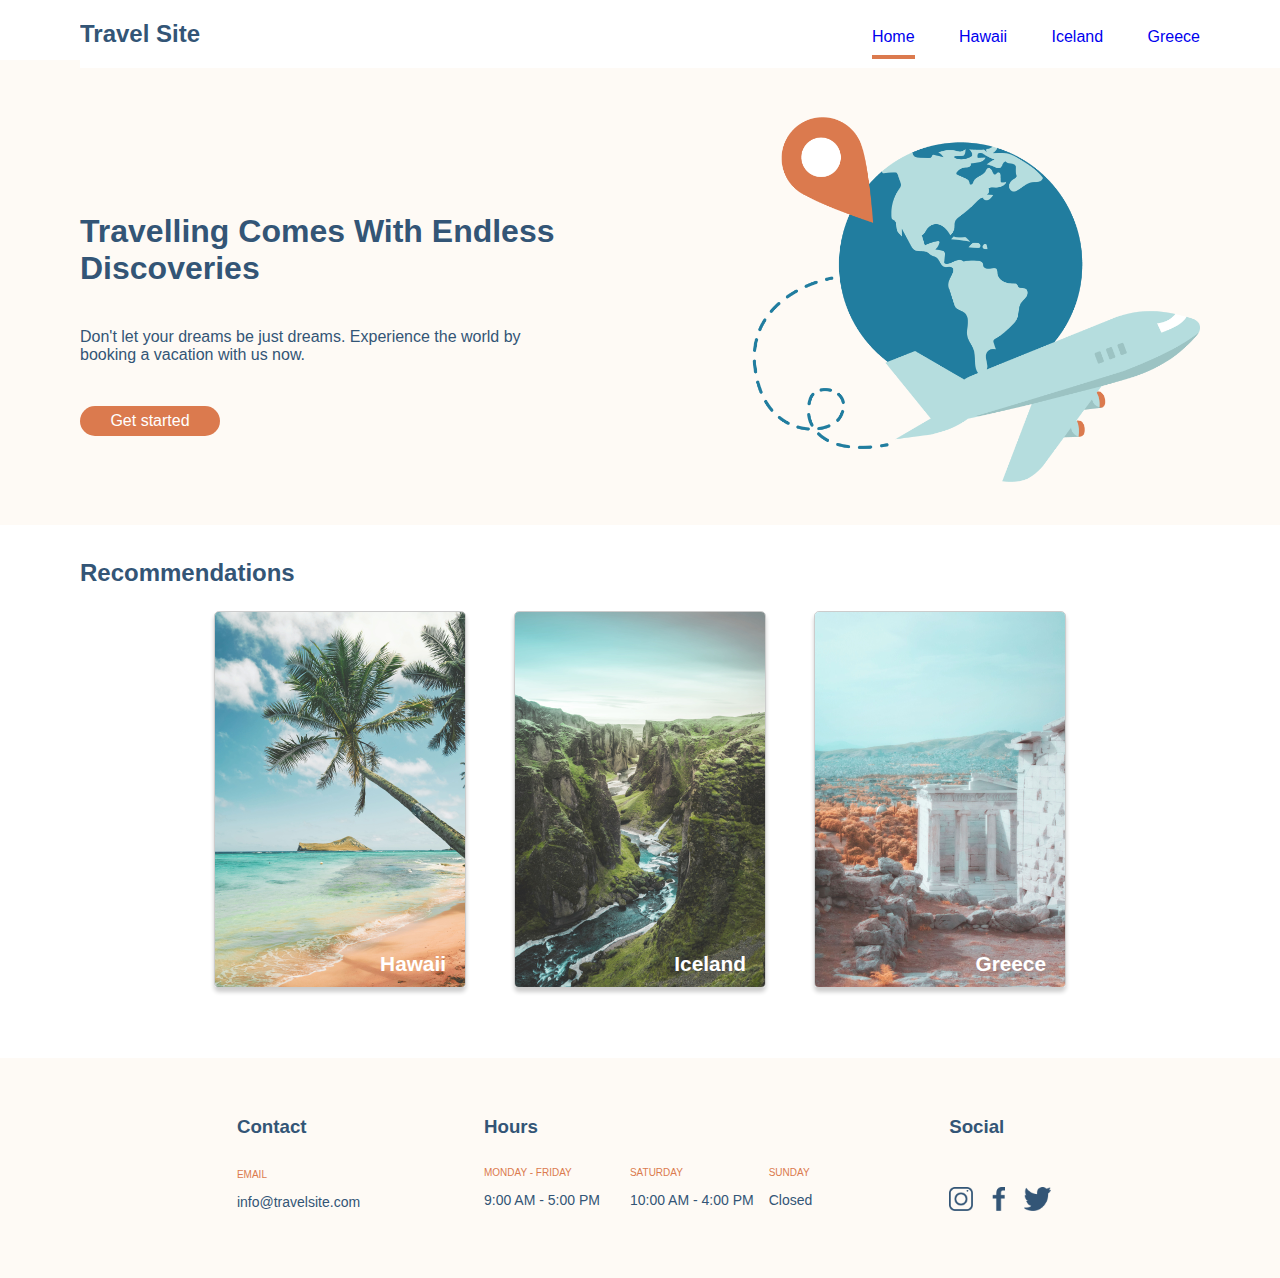
<file: index.html>
<!DOCTYPE html>
<html lang="en">

<head>
    <meta charset="UTF-8">
    <meta http-equiv="X-UA-Compatible" content="IE=edge">
    <meta name="viewport" content="width=device-width, initial-scale=1.0">

    <link rel="stylesheet" href="./css/global.css">
    <link rel="stylesheet" href="./css/main.css">

    <title>Travel Site</title>
</head>

<body class="container">
    <header>
        <!-- nav component -->
        <nav class="main-nav">
            <h2><a href="index.html" class="nav__logo">Travel Site</a></h2>

            <ul class="nav__menu">
                <li class="menu__item"><a href="index.html" class="menu__item-link menu__item--active">Home</a></li>
                <li class="menu__item"><a href="./pages/hawaii.html" class="menu__item-link">Hawaii</a>
                </li>
                <li class="menu__item"><a href="./pages/iceland.html" class="menu__item-link">Iceland</a></li>
                <li class="menu__item menu__last-item"><a href="./pages/greece.html" class="menu__item-link">Greece</a>
                </li>
            </ul>
        </nav>
    </header>

    <main>
        <!-- hero -->
        <div class="hero-bg-color">
            <div class="hero">

                <section class="hero-text">

                    <h1 class="hero-heading">Travelling Comes With Endless Discoveries</h1>

                    <p class="hero-slogan">Don't let your dreams be just dreams. Experience the world by booking a
                        vacation with us now.</p>

                    <a href="index.html" class="hero-button">Get started</a>

                </section>
                <!-- insert hero image here as background-image -->
                <div class="hero-bg-img">

                </div>

            </div>
        </div>

        <!-- recommendations -->
        <h3 class="recommendation-heading">Recommendations</h3>

        <div class="card-wrapper">
            <!-- hawaii -->

            <div class="card--spacing">
                <a href="./pages/hawaii.html" class="card__link">
                    <img src="./assets/images/hawaii.jpg" alt="an image of a beach in Hawaii" class="card">
                    <p class="card__text">Hawaii</p>
                </a>
            </div>

            <!-- iceland -->
            <div class="card--spacing">
                <a href="./pages/iceland.html" class="card__link">
                    <img src="./assets/images/iceland.jpg" alt="an image of a river in a forest in Iceland"
                        class="card">
                    <p class="card__text">Iceland</p>
                </a>
            </div>

            <!-- greece -->
            <div class="card--spacing">
                <a href="./pages/greece.html" class="card__link">
                    <img src="./assets/images/greece.jpg" alt="an image of a monument in Greece" class="card">
                    <p class="card__text">Greece</p>
                </a>
            </div>

        </div>

    </main>

    <!-- footer component -->
    <footer class="footer">
        <section class="footer__contact-container">
            <h3 class="footer__heading">Contact</h3>
            <div class="footer__email-container">
                <p class="footer__subtitle">Email</p>
                <p class="footer__email">info@travelsite.com</p>
            </div>
        </section>

        <section class="footer__hours-container">
            <h3 class="footer__heading">Hours</h3>
            <ul class="footer__hours">
                <li>
                    <p class="footer__subtitle">Monday - Friday</p>
                    <p class="footer__hours--text">9:00 AM - 5:00 PM</p>
                </li>
                <li class="footer__hours-grouping">
                    <p class="footer__subtitle">Saturday</p>
                    <p class="footer__hours--text">10:00 AM - 4:00 PM</p>
                </li>
                <li class="footer__hours-grouping">
                    <p class="footer__subtitle">Sunday</p>
                    <p class="footer__hours--text">Closed</p>
                </li>
            </ul>

        </section>

        <section class="footer__social-container">
            <h3 class="footer__heading">Social</h3>

            <div class="footer__icons-container">
                <a href="https://www.instagram.com" rel="external" target="_blank"><img
                        src="./assets/images/icon-instagram.png" alt="instagram icon"
                        class="footer__icon-instagram"></a>
                <a href="https://www.facebook.com" rel="external" target="_blank"><img
                        src="./assets/images/icon-facebook.png" alt="facebook icon" class="footer__icon-fb"></a>
                <a href="https://www.twitter.com" rel="external" target="_blank"><img
                        src="./assets/images/icon-twitter.png" alt="twitter icon" class="footer__icon-twitter"></a>
            </div>
        </section>

    </footer>
</body>

</html>
</file>
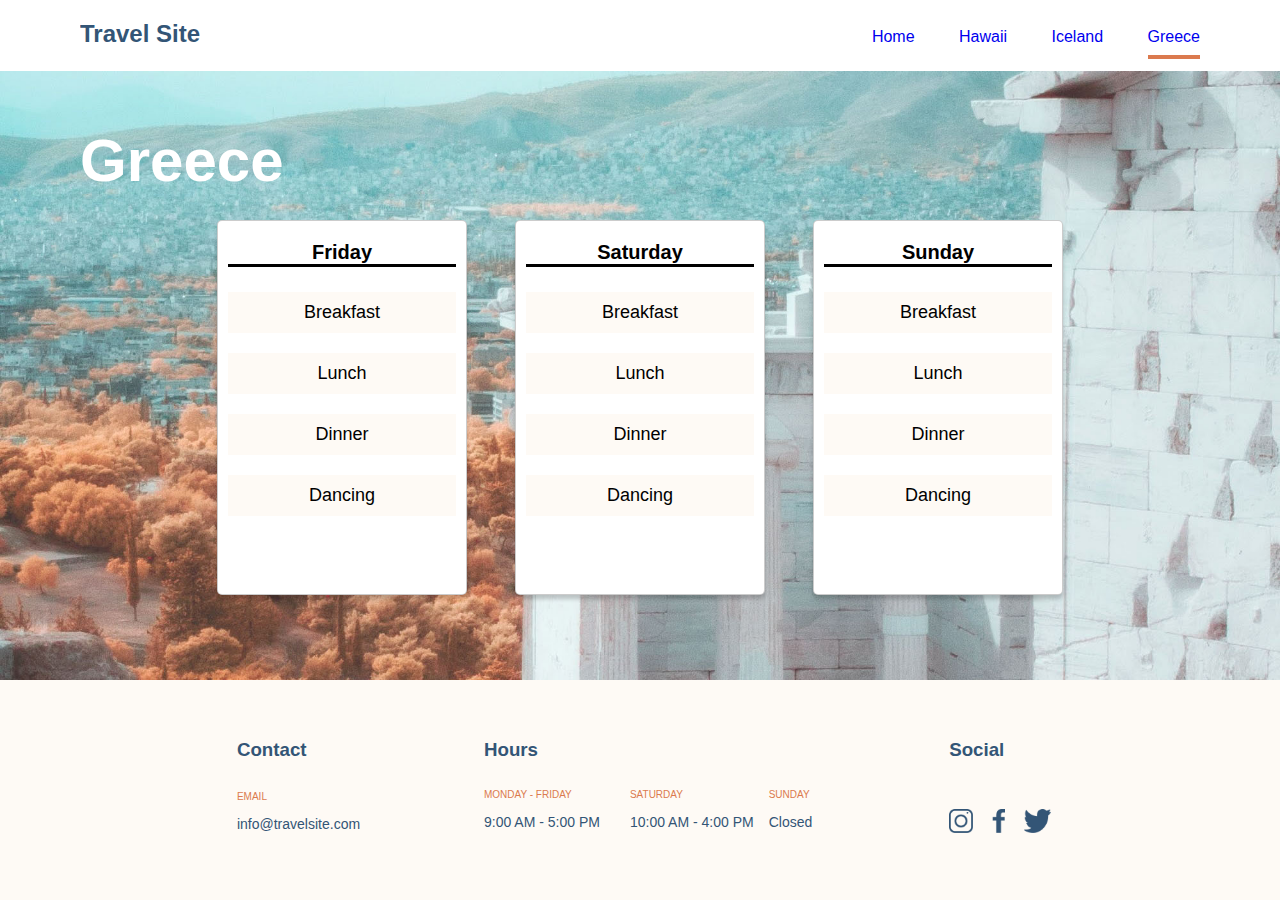
<file: pages/greece.html>
<!DOCTYPE html>
<html lang="en">

<head>
    <meta charset="UTF-8">
    <meta http-equiv="X-UA-Compatible" content="IE=edge">
    <meta name="viewport" content="width=device-width, initial-scale=1.0">

    <link rel="stylesheet" href="../css/global.css">
    <link rel="stylesheet" href="../css/destinations.css">

    <title>Travel Site</title>
</head>

<body class="container">

    <header>
        <!-- nav component -->
        <nav class="main-nav">
            <h2><a href="../index.html" class="nav__logo">Travel Site</a></h2>
            <ul class="nav__menu">
                <li class="menu__item"><a href="../index.html" class="menu__item-link">Home</a></li>
                <li class="menu__item"><a href="hawaii.html" class="menu__item-link">Hawaii</a></li>
                <li class="menu__item"><a href="iceland.html" class="menu__item-link">Iceland</a></li>
                <li class="menu__item menu__last-item"><a href="greece.html"
                        class="menu__item-link menu__item--active">Greece</a></li>
            </ul>
        </nav>
    </header>

    <main class="content-push-down">

        <section class="bg-img-container bg-greece">

            <h1 class="destination__heading">Greece</h1>
            <div class="card-wrapper">

                <section class="card--spacing card card--itinerary">
                    <h3 class="itinerary__heading">Friday</h3>

                    <ul class="card__list">
                        <li>Breakfast</li>
                        <li>Lunch</li>
                        <li>Dinner</li>
                        <li>Dancing</li>
                    </ul>
                </section>

                <section class="card--spacing card card--itinerary">
                    <h3 class="itinerary__heading">Saturday</h3>

                    <ul class="card__list">
                        <li>Breakfast</li>
                        <li>Lunch</li>
                        <li>Dinner</li>
                        <li>Dancing</li>
                    </ul>
                </section>

                <section class="card--spacing card card--itinerary">
                    <h3 class="itinerary__heading">Sunday</h3>

                    <ul class="card__list">
                        <li>Breakfast</li>
                        <li>Lunch</li>
                        <li>Dinner</li>
                        <li>Dancing</li>
                    </ul>
                </section>

            </div>
        </section>

    </main>

    <!-- footer component -->
    <footer class="footer footer-position">
        <section class="footer__contact-container">
            <h3 class="footer__heading">Contact</h3>
            <div class="footer__email-container">
                <p class="footer__subtitle">Email</p>
                <p class="footer__email">info@travelsite.com</p>
            </div>
        </section>

        <section class="footer__hours-container">
            <h3 class="footer__heading">Hours</h3>
            <ul class="footer__hours">
                <li>
                    <p class="footer__subtitle">Monday - Friday</p>
                    <p class="footer__hours--text">9:00 AM - 5:00 PM</p>
                </li>
                <li class="footer__hours-grouping">
                    <p class="footer__subtitle">Saturday</p>
                    <p class="footer__hours--text">10:00 AM - 4:00 PM</p>
                </li>
                <li class="footer__hours-grouping">
                    <p class="footer__subtitle">Sunday</p>
                    <p class="footer__hours--text">Closed</p>
                </li>
            </ul>
        </section>

        <section class="footer__social-container">
            <h3 class="footer__heading">Social</h3>

            <div class="footer__icons-container">
                <a href="https://www.instagram.com" rel="external" target="_blank"><img
                        src="../assets/images/icon-instagram.png" alt="instagram icon"
                        class="footer__icon-instagram"></a>
                <a href="https://www.facebook.com" rel="external" target="_blank"><img
                        src="../assets/images/icon-facebook.png" alt="facebook icon" class="footer__icon-fb"></a>
                <a href="https://www.twitter.com" rel="external" target="_blank"><img
                        src="../assets/images/icon-twitter.png" alt="twitter icon" class="footer__icon-twitter"></a>
            </div>
        </section>

    </footer>

</body>

</html>
</file>
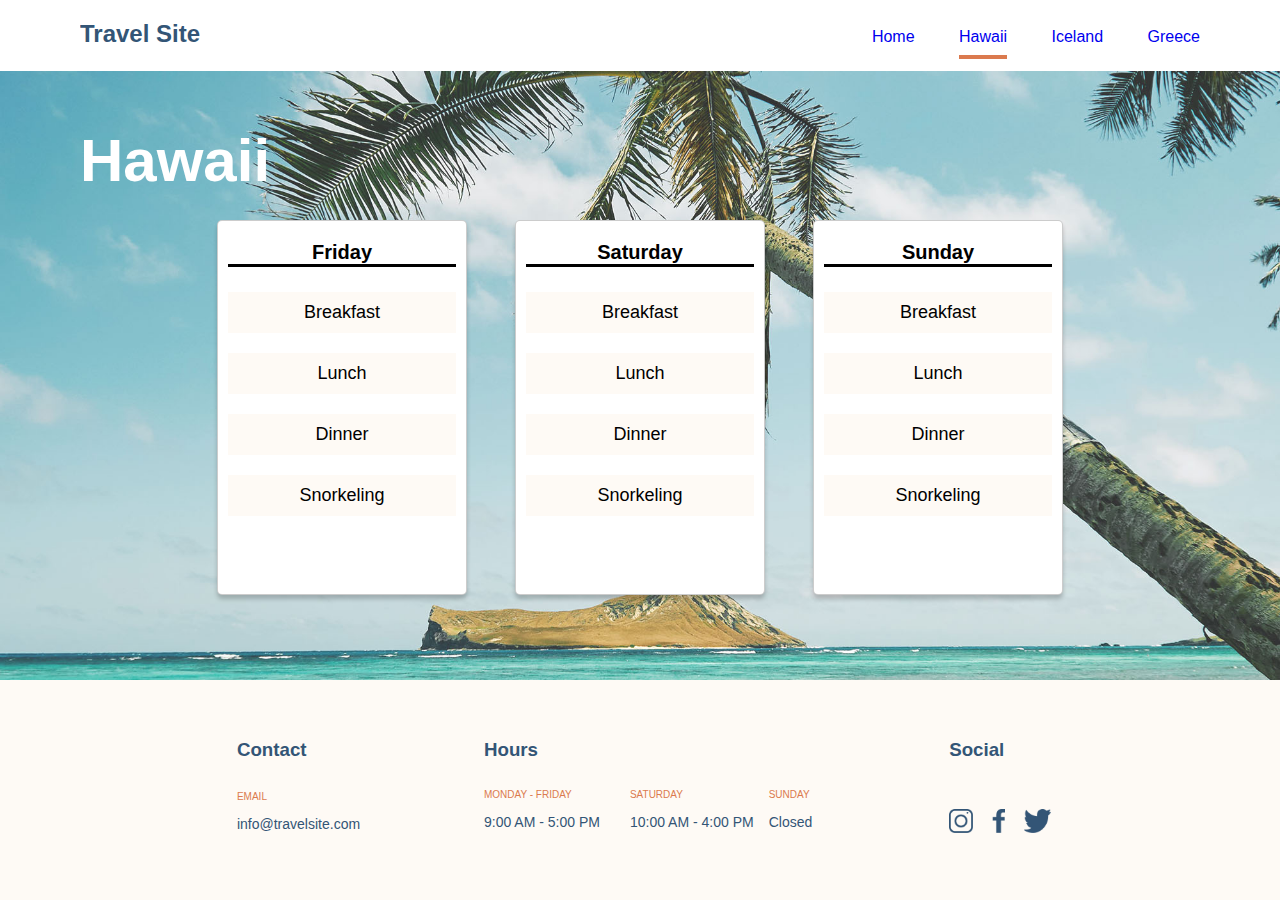
<file: pages/hawaii.html>
<!DOCTYPE html>
<html lang="en">

<head>
    <meta charset="UTF-8">
    <meta http-equiv="X-UA-Compatible" content="IE=edge">
    <meta name="viewport" content="width=device-width, initial-scale=1.0">

    <link rel="stylesheet" href="../css/global.css">
    <link rel="stylesheet" href="../css/destinations.css">

    <title>Travel Site</title>
</head>

<body class="container">

    <header>
        <!-- nav component -->
        <nav class="main-nav">
            <h2><a href="../index.html" class="nav__logo">Travel Site</a></h2>
            <ul class="nav__menu">
                <li class="menu__item"><a href="../index.html" class="menu__item-link">Home</a></li>
                <li class="menu__item"><a href="hawaii.html" class="menu__item-link menu__item--active">Hawaii</a></li>
                <li class="menu__item"><a href="iceland.html" class="menu__item-link">Iceland</a></li>
                <li class="menu__item menu__last-item"><a href="greece.html" class="menu__item-link ">Greece</a></li>
            </ul>
        </nav>
    </header>

    <!-- itinerary component -->
    <main class="content-push-down">

        <section class="bg-img-container bg-hawaii">

            <h1 class="destination__heading">Hawaii</h1>
            <div class="card-wrapper">

                <section class="card--spacing card card--itinerary">
                    <h3 class="itinerary__heading">Friday</h3>

                    <ul class="card__list">
                        <li>Breakfast</li>
                        <li>Lunch</li>
                        <li>Dinner</li>
                        <li>Snorkeling</li>
                    </ul>
                </section>

                <section class="card--spacing card card--itinerary">
                    <h3 class="itinerary__heading">Saturday</h3>

                    <ul class="card__list">
                        <li>Breakfast</li>
                        <li>Lunch</li>
                        <li>Dinner</li>
                        <li>Snorkeling</li>
                    </ul>
                </section>

                <section class="card--spacing card card--itinerary">
                    <h3 class="itinerary__heading">Sunday</h3>

                    <ul class="card__list">
                        <li>Breakfast</li>
                        <li>Lunch</li>
                        <li>Dinner</li>
                        <li>Snorkeling</li>
                    </ul>
                </section>

            </div>
        </section>

    </main>

    <footer class="footer footer-position">
        <section class="footer__contact-container">
            <h3 class="footer__heading">Contact</h3>
            <div class="footer__email-container">
                <p class="footer__subtitle">Email</p>
                <p class="footer__email">info@travelsite.com</p>
            </div>
        </section>

        <section class="footer__hours-container">
            <h3 class="footer__heading">Hours</h3>
            <ul class="footer__hours">
                <li>
                    <p class="footer__subtitle">Monday - Friday</p>
                    <p class="footer__hours--text">9:00 AM - 5:00 PM</p>
                </li>
                <li class="footer__hours-grouping">
                    <p class="footer__subtitle">Saturday</p>
                    <p class="footer__hours--text">10:00 AM - 4:00 PM</p>
                </li>
                <li class="footer__hours-grouping">
                    <p class="footer__subtitle">Sunday</p>
                    <p class="footer__hours--text">Closed</p>
                </li>
            </ul>

        </section>

        <section class="footer__social-container">
            <h3 class="footer__heading">Social</h3>

            <div class="footer__icons-container">
                <a href="https://www.instagram.com" rel="external" target="_blank"><img
                        src="../assets/images/icon-instagram.png" alt="instagram icon"
                        class="footer__icon-instagram"></a>
                <a href="https://www.facebook.com" rel="external" target="_blank"><img
                        src="../assets/images/icon-facebook.png" alt="facebook icon" class="footer__icon-fb"></a>
                <a href="https://www.twitter.com" rel="external" target="_blank"><img
                        src="../assets/images/icon-twitter.png" alt="twitter icon" class="footer__icon-twitter"></a>
            </div>
        </section>

    </footer>




</body>

</html>
</file>
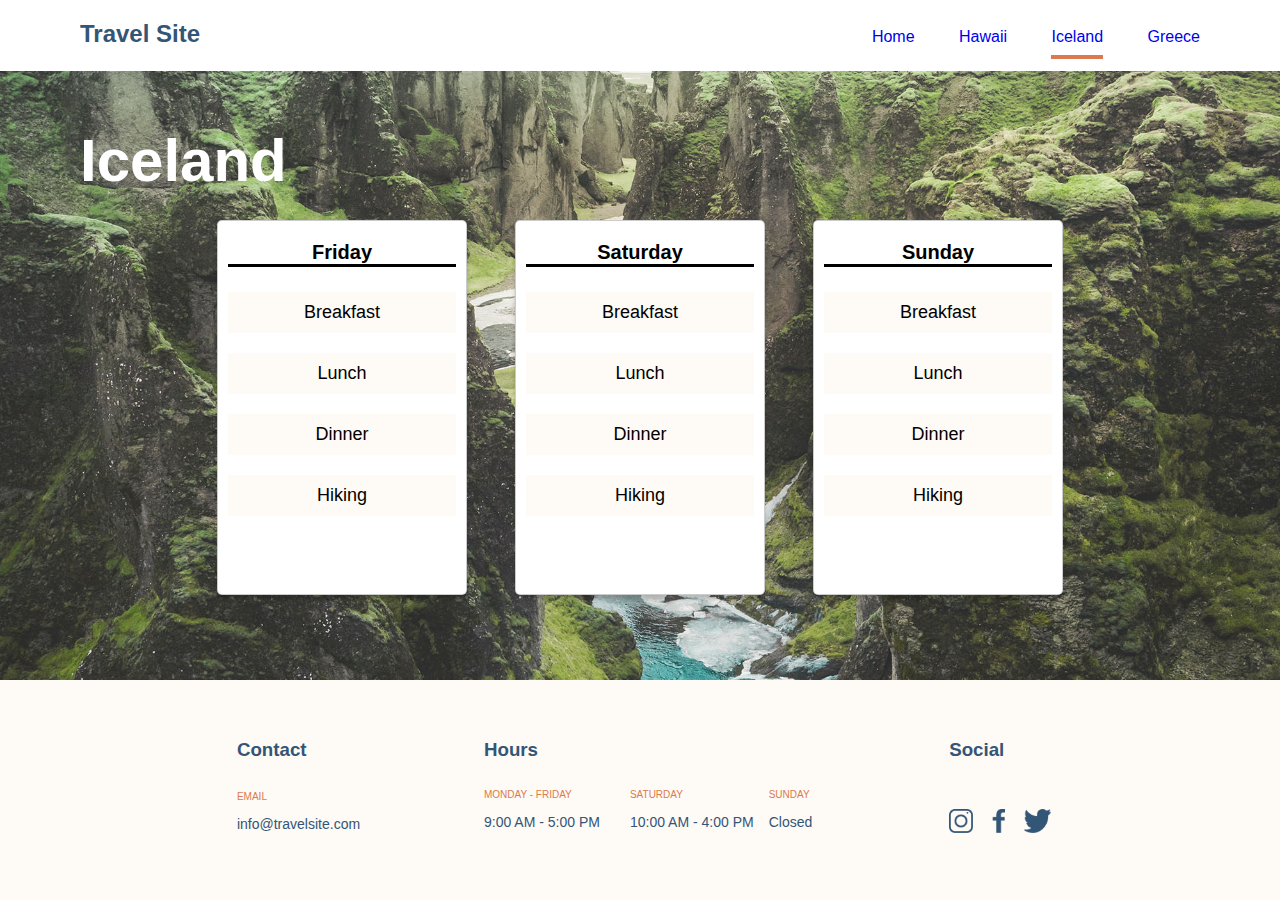
<file: pages/iceland.html>
<!DOCTYPE html>
<html lang="en">

<head>
    <meta charset="UTF-8">
    <meta http-equiv="X-UA-Compatible" content="IE=edge">
    <meta name="viewport" content="width=device-width, initial-scale=1.0">

    <link rel="stylesheet" href="../css/global.css">
    <link rel="stylesheet" href="../css/destinations.css">

    <title>Travel Site</title>
</head>

<body class="container">

    <!-- nav component -->

    <header>
        <!-- nav component -->
        <nav class="main-nav">
            <h2><a href="../index.html" class="nav__logo">Travel Site</a></h2>
            <ul class="nav__menu">
                <li class="menu__item"><a href="../index.html" class="menu__item-link">Home</a></li>
                <li class="menu__item"><a href="hawaii.html" class="menu__item-link">Hawaii</a></li>
                <li class="menu__item"><a href="iceland.html" class="menu__item-link menu__item--active">Iceland</a>
                </li>
                <li class="menu__item menu__last-item"><a href="greece.html" class="menu__item-link">Greece</a></li>
            </ul>
        </nav>
    </header>

    <!-- itinerary component -->
    <main class="content-push-down">


        <section class="bg-img-container bg-iceland">

            <h1 class="destination__heading">Iceland</h1>
            <div class="card-wrapper">
                <section class="card--spacing card card--itinerary">

                    <h3 class="itinerary__heading">Friday</h3>

                    <ul class="card__list">
                        <li>Breakfast</li>
                        <li>Lunch</li>
                        <li>Dinner</li>
                        <li>Hiking</li>
                    </ul>
                </section>

                <section class="card--spacing card card--itinerary">
                    <h3 class="itinerary__heading">Saturday</h3>

                    <ul class="card__list">
                        <li>Breakfast</li>
                        <li>Lunch</li>
                        <li>Dinner</li>
                        <li>Hiking</li>
                    </ul>
                </section>

                <section class="card--spacing card card--itinerary">
                    <h3 class="itinerary__heading">Sunday</h3>

                    <ul class="card__list">
                        <li>Breakfast</li>
                        <li>Lunch</li>
                        <li>Dinner</li>
                        <li>Hiking</li>
                    </ul>
                </section>

            </div>
        </section>

    </main>

    <!-- footer component -->

    <footer class="footer footer-position">
        <!-- footer contact -->
        <section class="footer__contact-container">
            <h3 class="footer__heading">Contact</h3>
            <div class="footer__email-container">
                <p class="footer__subtitle">Email</p>
                <p class="footer__email">info@travelsite.com</p>
            </div>
        </section>

        <!-- footer hours -->
        <section class="footer__hours-container">
            <h3 class="footer__heading">Hours</h3>
            <ul class="footer__hours">
                <li>
                    <p class="footer__subtitle">Monday - Friday</p>
                    <p class="footer__hours--text">9:00 AM - 5:00 PM</p>
                </li>
                <li class="footer__hours-grouping">
                    <p class="footer__subtitle">Saturday</p>
                    <p class="footer__hours--text">10:00 AM - 4:00 PM</p>
                </li>
                <li class="footer__hours-grouping">
                    <p class="footer__subtitle">Sunday</p>
                    <p class="footer__hours--text">Closed</p>
                </li>
            </ul>
        </section>

        <!-- footer social -->
        <section class="footer__social-container">
            <h3 class="footer__heading">Social</h3>

            <div class="footer__icons-container">
                <a href="https://www.instagram.com" rel="external" target="_blank"><img
                        src="../assets/images/icon-instagram.png" alt="instagram icon"
                        class="footer__icon-instagram"></a>
                <a href="https://www.facebook.com" rel="external" target="_blank"><img
                        src="../assets/images/icon-facebook.png" alt="facebook icon" class="footer__icon-fb"></a>
                <a href="https://www.twitter.com" rel="external" target="_blank"><img
                        src="../assets/images/icon-twitter.png" alt="twitter icon" class="footer__icon-twitter"></a>
            </div>
        </section>

    </footer>
</body>

</html>
</file>
<file: css/global.css>
.container {
    font-family: Verdana, Tahoma, sans-serif;
    width: 80rem;
    margin: 0;
}

/* header component */

.main-nav {
    background-color: #FFF;
    position: fixed;
    top: 0;
    margin-left: 5rem;
    margin-right: 5rem;
    width: 80rem;
    display: flex;
    align-items: baseline;
    /* so that nav is not underneath the cards */
    z-index: 1;
    justify-content: space-between;
}

.nav__logo {
    text-decoration: none;
    color: #335576;
}

.nav__menu {
    list-style-type: none;
    display: inline-block;
    margin-right: 10rem;
}

.menu__item {
    display: inline;
    box-sizing: border-box;
    padding-left: 1.25rem;
    padding-right: 1.25rem;
}

.menu__last-item {
    padding-right: 0;
}

.menu__item-link {
    text-decoration: none;
}

/* diving deeper-- hover animations to links */

.menu__item--active,
.menu__item-link:hover {
    /* code from https://stackoverflow.com/questions/1734618/how-to-increase-the-gap-between-text-and-underlining-in-css */
    border-bottom: 0.25rem solid #DB7A4E;
    padding-bottom: 0.625rem;
}

/* card components */
.card-wrapper {
    display: flex;
    justify-content: center;
}

.card--spacing {
    margin-left: 1.5rem;
    margin-right: 1.5rem;
}

.card {
    border-radius: 0.3125rem;
    border: 0.0625rem solid rgba(0, 0, 0, 0.2);
    box-shadow: 0 0.25rem 0.25rem rgba(0, 0, 0, 0.2);
    /*position relative so that text can be placed in bottom right corner */
    position: relative;
    /* divide orginal dimensions of pics by 8 */
    width: 15.625rem;
    height: 23.4375rem;
}

/* footer component */

.footer {
    background-color: #FEFAF5;
    display: flex;
    justify-content: space-around;
    padding-top: 2.5rem;
    padding-bottom: 2.5rem;
    margin-bottom: 0;
}

.footer__contact-container {
    position: relative;
    left: 7.8125rem;
}

.footer__heading {
    color: #335576;
}

.footer__email-container {
    position: relative;
    top: 0.75rem;
}

.footer__subtitle {
    color: #DB7A4E;
    text-transform: uppercase;
    font-size: 0.625rem;
}

.footer__email {
    font-size: 0.875rem;
    color: #335576;
}

/* footer hours */

.footer__hours-container {
    position: relative;
    left: 1.5625rem;
}

.footer__hours-grouping {
    position: relative;
    left: 0.9375rem;
}

.footer__hours {
    display: flex;
    justify-content: space-between;
    position: relative;
    right: 2.5rem;
    list-style-type: none;
}

.footer__hours--text {
    font-size: 0.875rem;
    margin-right: 0.9375rem;
    color: #335576;
}

.footer__contact-container {
    position: relative;
    left: 7.8125rem;
}

.footer__social-container {
    position: relative;
    right: 6.375rem;
}

.footer__icons-container {
    position: relative;
    top: 1.875rem;
}

.footer__icon-instagram {
    width: 1.4875rem;
    height: 1.4875rem;
    margin-right: 0.9375rem;
}

.footer__icon-fb {
    width: 0.7875rem;
    height: 1.4875rem;
    margin-right: 0.9375rem;
}

.footer__icon-twitter {
    width: 1.6625rem;
    height: 1.4875rem;
    margin-right: 0.9375rem;
}
</file>
<file: css/main.css>
main {
    /* to push the body content down
    code taken from: 
   https://stackoverflow.com/questions/24639086/navbar-fixed-top-pushes-content-on-page-up  */
    margin-top: 3.75rem;
}

/* hero component */

.hero-bg-color {
    background-color: #FEFAF5;
}

.hero {
    color: #335576;
    margin: 0 5rem;
    display: flex;
    justify-content: space-between;
    align-items: center;
    padding-top: 2.1875rem;
    padding-bottom: 1.875rem;
}

.hero-text {
    width: 44%;
    text-align: left;
    display: inline;
}

.hero-heading {
    padding-bottom: 0;
    margin-bottom: 1.5625rem;
    font-size: 2rem;
    display: inline-block;
}

.hero-slogan {
    display: inline-block;
}

/* hero image */
.hero-bg-img {
    background-image: url("../assets/images/hero.png");
    background-repeat: no-repeat;
    background-position: center;
    height: 25rem;
    background-size: contain;
    display: inline-block;
    width: 40%;
}

.hero-button {
    color: #FFF;
    text-align: center;
    background-color: #DB7A4E;
    border-radius: 0.9375rem;
    margin-left: auto;
    margin-right: auto;
    padding-top: 0.4em;
    padding-bottom: 0.4em;
    padding-left: 1.9em;
    padding-right: 1.9em;
    position: relative;
    top: 2rem;
    text-decoration: none;
}

.recommendation-heading {
    font-size: 1.5rem;
    color: #335576;
    margin-left: 5rem;
    margin-top: 2.125rem;
}

.card__link {
    text-decoration: none;
}

/* diving deeper --hover animation */
img.card:hover {
    outline: 0.3125rem solid #DB7A4E;
}

.card__text {
    display: flex;
    justify-content: flex-end;
    position: relative;
    bottom: 3.8125rem;
    right: 1.25rem;
    color: #FFF;
    font-size: 1.3rem;
    font-weight: bolder;
}
</file>
<file: css/destinations.css>
.content-push-down {
    /* to push the body content down
    code taken from: 
   https://stackoverflow.com/questions/24639086/navbar-fixed-top-pushes-content-on-page-up  */

    margin-top: 0.625rem;
}

.bg-img-container {
    background-repeat: no-repeat;
    background-position: center;
    height: 70vh;
    background-size: cover;
    display: inline-block;
    width: 80rem;
    position: relative;
    top: 3.8125rem;
}

/* background image */
.bg-hawaii {
    background-image: url("../assets/images/hawaii.jpg");  
}

.bg-iceland {
    background-image: url("../assets/images/iceland.jpg");
}

.bg-greece {
    background-image: url("../assets/images/greece.jpg");
}

.destination__heading {
    color: #FFF;
    font-size: 3.75rem;
    margin-left: 5rem;
    position: relative;
    top: 0.9375rem;
}

/* card component */

.card--itinerary {
    background-color: #FFF;
    box-sizing: border-box;
    padding-left: 0.625rem;
    padding-right: 0.625rem;
    list-style-type: none;
}

.card__list {
    list-style-type: none;
    padding-left: 0;
}

.card__list li {
    background-color: #FEFAF5;
    box-sizing: border-box;
    text-align: center;
    padding: 0.625rem 2.5rem;
    font-size: 1.125rem;
    margin-top: 1.25rem;
    margin-bottom: 0.9375rem;
}

.itinerary__heading {
    font-size: 1.25rem;
    text-align: center;
    border-bottom: 0.1875rem solid #000;
    margin-bottom: 1.5625rem;
}

/* footer component */

.footer-position {
    position: relative;
    top: 2.5rem;
}
</file>
